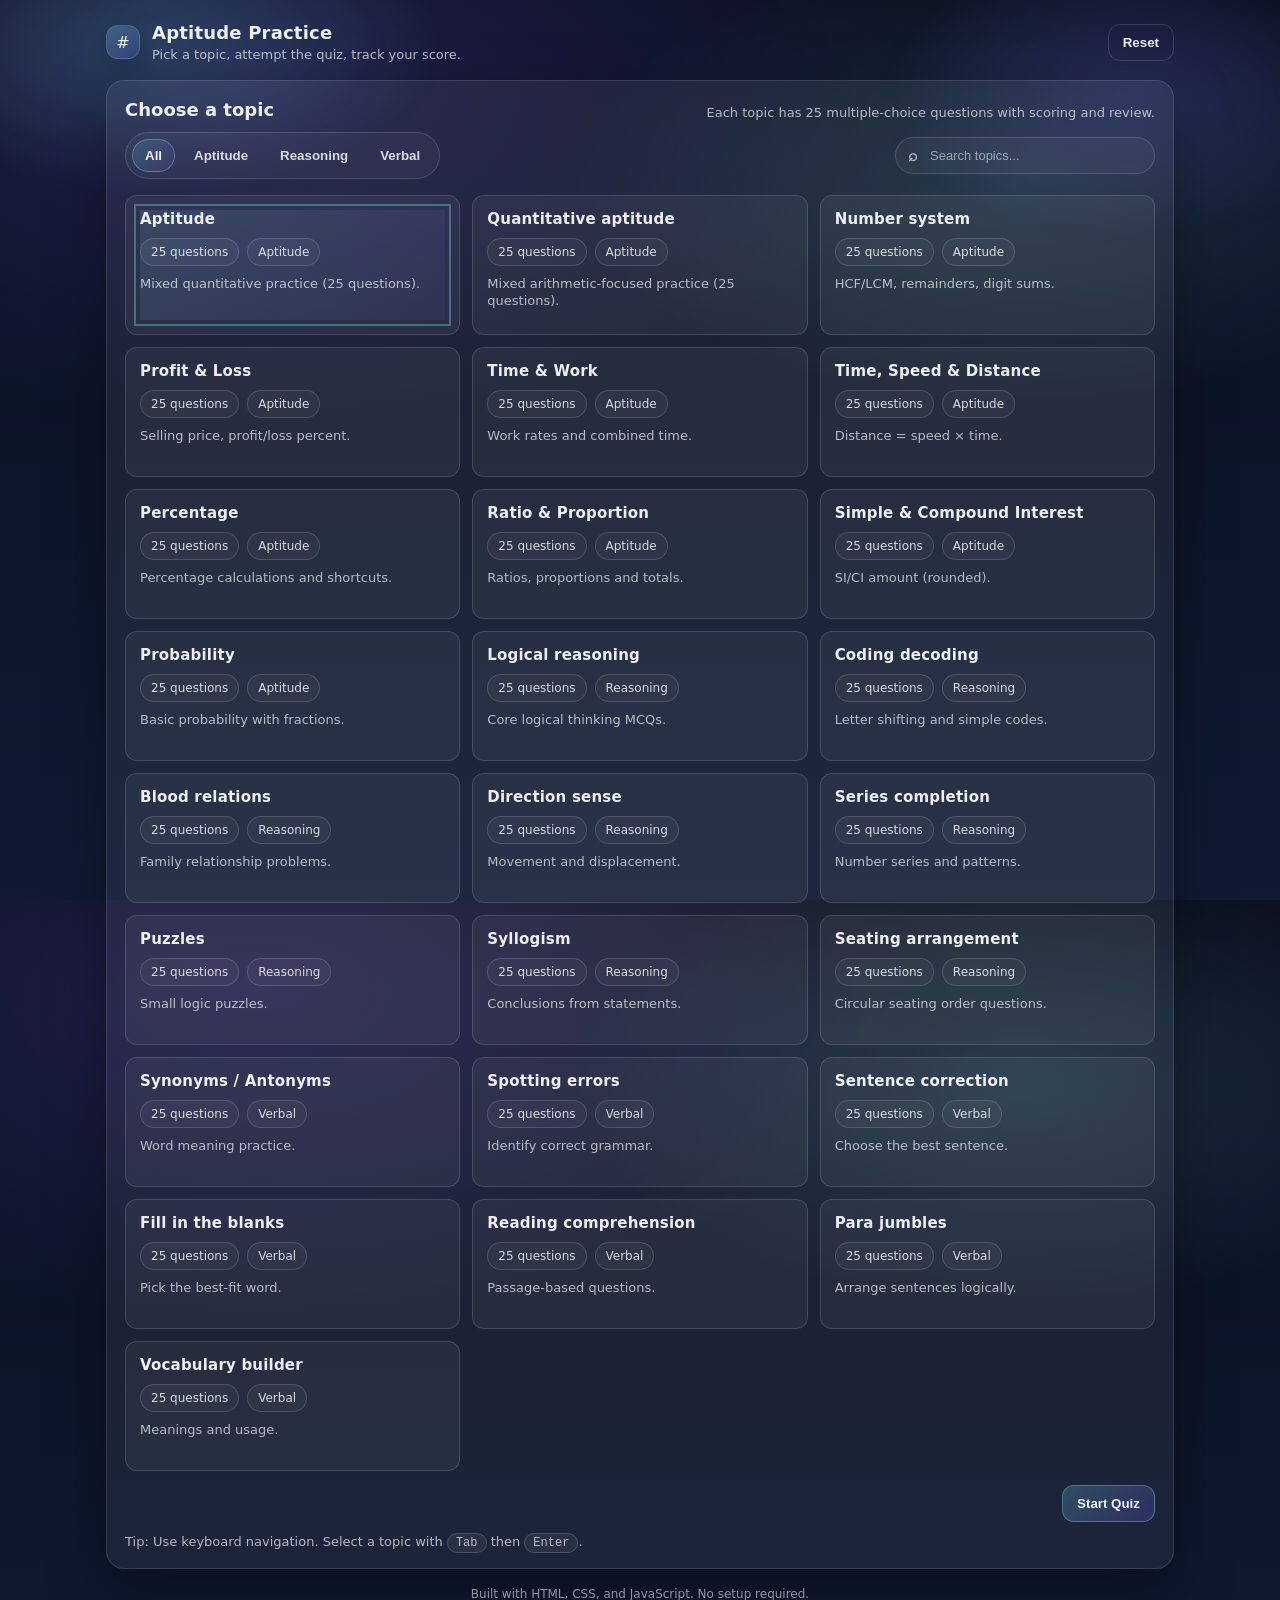
<file: index.html>
<!doctype html>
<html lang="en">
  <head>
    <meta charset="UTF-8" />
    <meta name="viewport" content="width=device-width, initial-scale=1" />
    <title>Aptitude Practice</title>
    <link rel="stylesheet" href="./styles.css" />
  </head>
  <body>
    <div class="app-bg" aria-hidden="true"></div>

    <main class="app">
      <header class="topbar">
        <div class="brand">
          <div class="brand-mark" aria-hidden="true">#</div>
          <div class="brand-text">
            <h1 class="brand-title">Aptitude Practice</h1>
            <p class="brand-subtitle">Pick a topic, attempt the quiz, track your score.</p>
          </div>
        </div>
        <div class="topbar-actions">
          <button id="resetBtn" class="btn btn-ghost" type="button" title="Reset quiz flow">Reset</button>
        </div>
      </header>

      <!-- Topic Selection -->
      <section id="page-topics" class="page">
        <div class="card">
          <div class="card-head">
            <h2 class="card-title">Choose a topic</h2>
            <p class="card-subtitle">Each topic has 25 multiple-choice questions with scoring and review.</p>
          </div>

          <div class="topic-toolbar" role="group" aria-label="Topic filters">
            <div class="seg" aria-label="Category filter">
              <button id="catAll" class="seg-btn is-active" type="button" data-cat="all">All</button>
              <button id="catAptitude" class="seg-btn" type="button" data-cat="aptitude">Aptitude</button>
              <button id="catReasoning" class="seg-btn" type="button" data-cat="reasoning">Reasoning</button>
              <button id="catVerbal" class="seg-btn" type="button" data-cat="verbal">Verbal</button>
            </div>

            <label class="search" aria-label="Search topics">
              <span class="search-icon" aria-hidden="true">⌕</span>
              <input id="topicSearch" class="search-input" type="search" placeholder="Search topics..." />
            </label>
          </div>

          <div id="topicsGrid" class="grid" role="list" aria-label="Topics">
            <!-- Rendered by JS -->
          </div>

          <div class="row row-right">
            <button id="startBtn" class="btn btn-primary" type="button">
              Start Quiz
            </button>
          </div>

          <div class="hint" role="note">
            Tip: Use keyboard navigation. Select a topic with <kbd>Tab</kbd> then <kbd>Enter</kbd>.
          </div>
        </div>
      </section>

      <!-- Quiz Page -->
      <section id="page-quiz" class="page hidden" aria-live="polite">
        <div class="card">
          <div class="card-head">
            <h2 class="card-title" id="quizHeading">Quiz</h2>
            <p class="card-subtitle" id="quizSubheading">Topic</p>
          </div>

          <div class="quiz-top">
            <div class="progress">
              <div id="progressBar" class="progress-bar" style="width: 0%"></div>
            </div>
            <div class="quiz-count" id="quizCount">Question 1 of 8</div>
          </div>

          <div class="question">
            <div class="question-label">Question</div>
            <h3 id="questionText" class="question-text">—</h3>
          </div>

          <div id="optionsGrid" class="options" role="list">
            <!-- Options injected by JS -->
          </div>

          <div class="feedback hidden" id="feedbackBox" aria-live="assertive"></div>

          <div class="row row-between">
            <button id="backBtn" class="btn btn-ghost" type="button" disabled>Back</button>
            <div class="row row-right">
              <button id="skipBtn" class="btn btn-ghost" type="button" disabled>Skip</button>
              <button id="nextBtn" class="btn btn-primary" type="button">Next</button>
            </div>
          </div>

          <div class="fineprint">
            Your score updates automatically after you finish.
          </div>
        </div>
      </section>

      <!-- Result Page -->
      <section id="page-result" class="page hidden">
        <div class="card card-result">
          <div class="result-top">
            <div class="score-ring" aria-hidden="true">
              <svg viewBox="0 0 120 120" class="ring-svg">
                <circle class="ring-bg" cx="60" cy="60" r="48" />
                <circle
                  id="ringProgress"
                  class="ring-fg"
                  cx="60"
                  cy="60"
                  r="48"
                  pathLength="100"
                />
              </svg>
              <div class="ring-center">
                <div class="ring-score" id="resultScore">0%</div>
                <div class="ring-label">Score</div>
              </div>
            </div>

            <div class="result-summary">
              <h2 class="card-title" id="resultTitle">Result</h2>
              <p class="result-line" id="resultLine">Correct: 0 / 8</p>
              <p class="result-line muted" id="resultMeta">Nice try — review explanations to improve.</p>

              <div class="row row-right">
                <button id="practiceAgainBtn" class="btn btn-primary" type="button">
                  Practice Again
                </button>
              </div>
            </div>
          </div>

          <div class="divider" role="separator" aria-hidden="true"></div>

          <div class="section-head">
            <h3 class="section-title">Question Review</h3>
            <p class="section-subtitle" id="reviewSubtitle">Only shows questions you answered incorrectly.</p>
          </div>

          <div id="reviewList" class="review-list" aria-live="polite">
            <!-- Review injected by JS -->
          </div>

          <div id="reviewEmpty" class="review-empty hidden">
            <div class="review-empty-title">Perfect!</div>
            <div class="review-empty-subtitle">You answered everything correctly. Great work.</div>
          </div>
        </div>
      </section>

      <footer class="footer">
        Built with HTML, CSS, and JavaScript. No setup required.
      </footer>
    </main>

    <script src="./app.js" defer></script>
  </body>
</html>
</file>
<file: styles.css>
/* Clean, responsive UI for an aptitude quiz SPA. */
:root {
  --bg0: #0b1020;
  --bg1: #0f1a33;
  --card: rgba(255, 255, 255, 0.06);
  --card-2: rgba(255, 255, 255, 0.08);
  --stroke: rgba(255, 255, 255, 0.12);
  --text: rgba(255, 255, 255, 0.92);
  --muted: rgba(255, 255, 255, 0.68);
  --muted-2: rgba(255, 255, 255, 0.55);
  --brand: #76e4f7;
  --brand-2: #7c5cff;
  --good: #4ee59a;
  --bad: #ff6b7a;
  --warn: #ffd36b;
  --shadow: 0 18px 60px rgba(0, 0, 0, 0.35);
  --radius: 18px;
  --radius-sm: 12px;
}

* {
  box-sizing: border-box;
}

html,
body {
  height: 100%;
}

body {
  margin: 0;
  font-family: ui-sans-serif, system-ui, -apple-system, Segoe UI, Roboto, Arial, "Apple Color Emoji",
    "Segoe UI Emoji";
  background: radial-gradient(1200px 600px at 20% 10%, rgba(124, 92, 255, 0.18), transparent 55%),
    radial-gradient(900px 450px at 80% 20%, rgba(118, 228, 247, 0.14), transparent 50%),
    linear-gradient(180deg, var(--bg0), var(--bg1));
  color: var(--text);
}

.app-bg {
  position: fixed;
  inset: -60px;
  pointer-events: none;
  background:
    radial-gradient(500px 250px at 15% 10%, rgba(118, 228, 247, 0.22), transparent 60%),
    radial-gradient(420px 240px at 85% 15%, rgba(124, 92, 255, 0.22), transparent 60%),
    radial-gradient(700px 380px at 55% 120%, rgba(78, 229, 154, 0.10), transparent 55%);
  filter: blur(18px);
  opacity: 0.9;
}

.app {
  position: relative;
  min-height: 100%;
  max-width: 1100px;
  margin: 0 auto;
  padding: 22px 16px 30px;
}

.topbar {
  display: flex;
  gap: 14px;
  align-items: center;
  justify-content: space-between;
  margin-bottom: 18px;
}

.brand {
  display: flex;
  gap: 12px;
  align-items: center;
}

.brand-mark {
  width: 34px;
  height: 34px;
  border-radius: 12px;
  display: grid;
  place-items: center;
  background: linear-gradient(145deg, rgba(118, 228, 247, 0.25), rgba(124, 92, 255, 0.18));
  border: 1px solid var(--stroke);
  box-shadow: 0 10px 30px rgba(0, 0, 0, 0.25);
}

.brand-title {
  margin: 0;
  font-size: 18px;
  letter-spacing: 0.2px;
}

.brand-subtitle {
  margin: 4px 0 0;
  font-size: 13px;
  color: var(--muted);
}

.btn {
  border: 1px solid var(--stroke);
  background: rgba(255, 255, 255, 0.06);
  color: var(--text);
  border-radius: 12px;
  padding: 10px 14px;
  font-weight: 650;
  cursor: pointer;
  transition: transform 120ms ease, background 120ms ease, border-color 120ms ease, opacity 120ms ease;
}

.btn:hover:not(:disabled) {
  transform: translateY(-1px);
  background: rgba(255, 255, 255, 0.1);
  border-color: rgba(255, 255, 255, 0.18);
}

.btn:disabled {
  opacity: 0.5;
  cursor: not-allowed;
  transform: none;
}

.btn-primary {
  border-color: rgba(118, 228, 247, 0.35);
  background: linear-gradient(135deg, rgba(118, 228, 247, 0.22), rgba(124, 92, 255, 0.20));
}

.btn-ghost {
  background: transparent;
  border-color: rgba(255, 255, 255, 0.14);
}

.page {
  margin-top: 10px;
}

.hidden {
  display: none !important;
}

.card {
  background: var(--card);
  border: 1px solid var(--stroke);
  border-radius: var(--radius);
  box-shadow: var(--shadow);
  padding: 18px;
}

.card-head {
  display: flex;
  align-items: flex-start;
  justify-content: space-between;
  gap: 14px;
  margin-bottom: 12px;
}

.card-title {
  margin: 0;
  font-size: 18px;
}

.card-subtitle {
  margin: 6px 0 0;
  color: var(--muted);
  font-size: 13px;
}

.grid {
  display: grid;
  grid-template-columns: repeat(3, minmax(0, 1fr));
  gap: 12px;
  margin: 16px 0 14px;
}

.topic-toolbar {
  display: flex;
  align-items: center;
  justify-content: space-between;
  gap: 12px;
  margin-top: 10px;
}

.seg {
  display: inline-flex;
  gap: 6px;
  padding: 6px;
  border-radius: 999px;
  border: 1px solid rgba(255, 255, 255, 0.14);
  background: rgba(255, 255, 255, 0.04);
}

.seg-btn {
  appearance: none;
  border: 1px solid transparent;
  background: transparent;
  color: rgba(255, 255, 255, 0.82);
  padding: 8px 12px;
  border-radius: 999px;
  font-weight: 800;
  cursor: pointer;
  transition: background 120ms ease, border-color 120ms ease, transform 120ms ease;
}

.seg-btn:hover {
  transform: translateY(-1px);
  background: rgba(255, 255, 255, 0.06);
}

.seg-btn.is-active {
  border-color: rgba(118, 228, 247, 0.35);
  background: linear-gradient(135deg, rgba(118, 228, 247, 0.16), rgba(124, 92, 255, 0.12));
  color: rgba(255, 255, 255, 0.92);
}

.search {
  display: flex;
  align-items: center;
  gap: 10px;
  border-radius: 999px;
  border: 1px solid rgba(255, 255, 255, 0.14);
  background: rgba(255, 255, 255, 0.04);
  padding: 8px 12px;
  min-width: 260px;
}

.search-icon {
  color: rgba(255, 255, 255, 0.65);
  font-weight: 900;
}

.search-input {
  width: 100%;
  border: 0;
  outline: 0;
  background: transparent;
  color: rgba(255, 255, 255, 0.92);
  font-size: 13px;
}

.search-input::placeholder {
  color: rgba(255, 255, 255, 0.55);
}

.topic-card {
  position: relative;
  display: block;
  padding: 14px;
  border-radius: var(--radius-sm);
  border: 1px solid rgba(255, 255, 255, 0.14);
  background: rgba(255, 255, 255, 0.05);
  cursor: pointer;
  transition: transform 120ms ease, background 120ms ease, border-color 120ms ease;
  user-select: none;
}

.topic-card:hover {
  transform: translateY(-2px);
  background: rgba(255, 255, 255, 0.075);
  border-color: rgba(255, 255, 255, 0.22);
}

.topic-radio {
  position: absolute;
  opacity: 0;
  pointer-events: none;
}

.topic-radio:checked + .topic-content::after {
  content: "";
}

.topic-content {
  display: flex;
  flex-direction: column;
  gap: 10px;
}

.topic-title {
  font-size: 15px;
  font-weight: 750;
  letter-spacing: 0.2px;
}

.topic-meta {
  display: flex;
  flex-wrap: wrap;
  gap: 8px;
}

.pill {
  display: inline-flex;
  align-items: center;
  padding: 6px 10px;
  border-radius: 999px;
  border: 1px solid rgba(255, 255, 255, 0.14);
  color: rgba(255, 255, 255, 0.82);
  font-size: 12px;
  background: rgba(255, 255, 255, 0.04);
}

.topic-desc {
  color: var(--muted);
  font-size: 13px;
  line-height: 1.3;
  min-height: 34px;
}

/* Selected topic styling */
.topic-radio:checked ~ .topic-content {
  outline: 2px solid rgba(118, 228, 247, 0.35);
  outline-offset: 4px;
  background: linear-gradient(135deg, rgba(118, 228, 247, 0.12), rgba(124, 92, 255, 0.08));
}

.row {
  display: flex;
  gap: 12px;
  align-items: center;
}

.row-between {
  justify-content: space-between;
}

.row-right {
  justify-content: flex-end;
}

.hint {
  margin-top: 12px;
  color: var(--muted);
  font-size: 13px;
}

kbd {
  font-size: 12px;
  padding: 2px 8px;
  border-radius: 10px;
  border: 1px solid rgba(255, 255, 255, 0.16);
  background: rgba(255, 255, 255, 0.06);
}

.quiz-top {
  display: flex;
  flex-direction: column;
  gap: 12px;
  margin-bottom: 12px;
}

.progress {
  width: 100%;
  background: rgba(255, 255, 255, 0.05);
  border: 1px solid rgba(255, 255, 255, 0.12);
  border-radius: 999px;
  padding: 3px;
}

.progress-bar {
  height: 10px;
  border-radius: 999px;
  width: 0%;
  background: linear-gradient(90deg, rgba(118, 228, 247, 0.95), rgba(124, 92, 255, 0.95));
  transition: width 220ms ease;
}

.quiz-count {
  color: var(--muted);
  font-size: 13px;
}

.question-label {
  color: var(--muted);
  font-size: 12px;
  letter-spacing: 0.4px;
  text-transform: uppercase;
}

.question-text {
  margin: 8px 0 0;
  font-size: 20px;
  line-height: 1.25;
}

.options {
  margin-top: 14px;
  display: grid;
  gap: 10px;
  grid-template-columns: 1fr;
}

.option-btn {
  text-align: left;
  padding: 12px 12px;
  border-radius: 14px;
  border: 1px solid rgba(255, 255, 255, 0.14);
  background: rgba(255, 255, 255, 0.05);
  color: var(--text);
  cursor: pointer;
  transition: transform 120ms ease, background 120ms ease, border-color 120ms ease, box-shadow 120ms ease;
  font-weight: 650;
}

.option-btn:hover:not(:disabled) {
  transform: translateY(-1px);
  background: rgba(255, 255, 255, 0.085);
  border-color: rgba(255, 255, 255, 0.22);
}

.option-btn:disabled {
  cursor: not-allowed;
}

.option-btn.correct {
  border-color: rgba(78, 229, 154, 0.45);
  background: rgba(78, 229, 154, 0.12);
}

.option-btn.wrong {
  border-color: rgba(255, 107, 122, 0.45);
  background: rgba(255, 107, 122, 0.12);
}

.option-btn.neutral {
  border-color: rgba(255, 255, 255, 0.12);
  background: rgba(255, 255, 255, 0.05);
}

.feedback {
  margin-top: 14px;
  padding: 12px 12px;
  border-radius: 14px;
  border: 1px solid rgba(255, 255, 255, 0.14);
  background: rgba(255, 255, 255, 0.06);
  color: var(--text);
}

.feedback.good {
  border-color: rgba(78, 229, 154, 0.4);
  background: rgba(78, 229, 154, 0.10);
}

.feedback.bad {
  border-color: rgba(255, 107, 122, 0.4);
  background: rgba(255, 107, 122, 0.10);
}

.fineprint {
  margin-top: 12px;
  color: var(--muted-2);
  font-size: 12px;
}

.card-result {
  padding: 0;
  overflow: hidden;
}

.result-top {
  display: grid;
  gap: 16px;
  padding: 18px;
  grid-template-columns: minmax(280px, 340px) 1fr;
  align-items: center;
}

.score-ring {
  width: 220px;
  height: 220px;
  margin: 0 auto;
}

.ring-svg {
  width: 100%;
  height: 100%;
  transform: rotate(-90deg);
}

.ring-bg {
  fill: none;
  stroke: rgba(255, 255, 255, 0.10);
  stroke-width: 10;
}

.ring-fg {
  fill: none;
  stroke: rgba(118, 228, 247, 0.95);
  stroke-width: 10;
  stroke-linecap: round;
  stroke-dasharray: 100;
  stroke-dashoffset: 100;
  transition: stroke-dashoffset 500ms ease, stroke 250ms ease;
}

.ring-center {
  position: relative;
  top: -165px;
  display: grid;
  place-items: center;
  pointer-events: none;
}

.ring-score {
  font-size: 28px;
  font-weight: 900;
}

.ring-label {
  margin-top: 6px;
  font-size: 12px;
  letter-spacing: 0.3px;
  text-transform: uppercase;
  color: var(--muted);
}

.result-summary {
  display: flex;
  flex-direction: column;
  gap: 10px;
}

.result-line {
  margin: 0;
  font-size: 14px;
}

.result-line.muted {
  color: var(--muted);
}

.divider {
  height: 1px;
  background: rgba(255, 255, 255, 0.12);
  margin: 0 18px;
}

.section-head {
  padding: 18px;
}

.section-title {
  margin: 0;
  font-size: 16px;
}

.section-subtitle {
  margin: 6px 0 0;
  color: var(--muted);
  font-size: 13px;
}

.review-list {
  padding: 0 18px 18px;
  display: grid;
  gap: 12px;
}

.review-card {
  border-radius: 16px;
  border: 1px solid rgba(255, 255, 255, 0.14);
  background: rgba(255, 255, 255, 0.05);
  padding: 14px 14px;
}

.review-q {
  font-weight: 750;
  margin-bottom: 8px;
  line-height: 1.25;
}

.review-choices {
  display: grid;
  gap: 10px;
}

.choice-row {
  display: grid;
  grid-template-columns: auto 1fr;
  gap: 10px;
  align-items: center;
}

.badge {
  display: inline-flex;
  align-items: center;
  justify-content: center;
  min-width: 86px;
  padding: 7px 10px;
  border-radius: 999px;
  font-weight: 850;
  border: 1px solid rgba(255, 255, 255, 0.16);
}

.badge.bad {
  border-color: rgba(255, 107, 122, 0.45);
  background: rgba(255, 107, 122, 0.12);
}

.badge.good {
  border-color: rgba(78, 229, 154, 0.45);
  background: rgba(78, 229, 154, 0.12);
}

.choice-text {
  color: var(--text);
}

.review-empty {
  padding: 2px 18px 22px;
}

.review-empty.hidden {
  display: none;
}

.review-empty-title {
  font-size: 22px;
  font-weight: 950;
}

.review-empty-subtitle {
  margin-top: 8px;
  color: var(--muted);
  font-size: 13px;
}

.footer {
  margin-top: 18px;
  color: var(--muted-2);
  font-size: 12px;
  text-align: center;
}

@media (max-width: 980px) {
  .grid {
    grid-template-columns: 1fr;
  }

  .topic-toolbar {
    flex-direction: column;
    align-items: stretch;
  }

  .search {
    min-width: 0;
  }

  .result-top {
    grid-template-columns: 1fr;
  }

  .score-ring {
    width: 200px;
    height: 200px;
  }

  .ring-center {
    top: -150px;
  }
}
</file>
